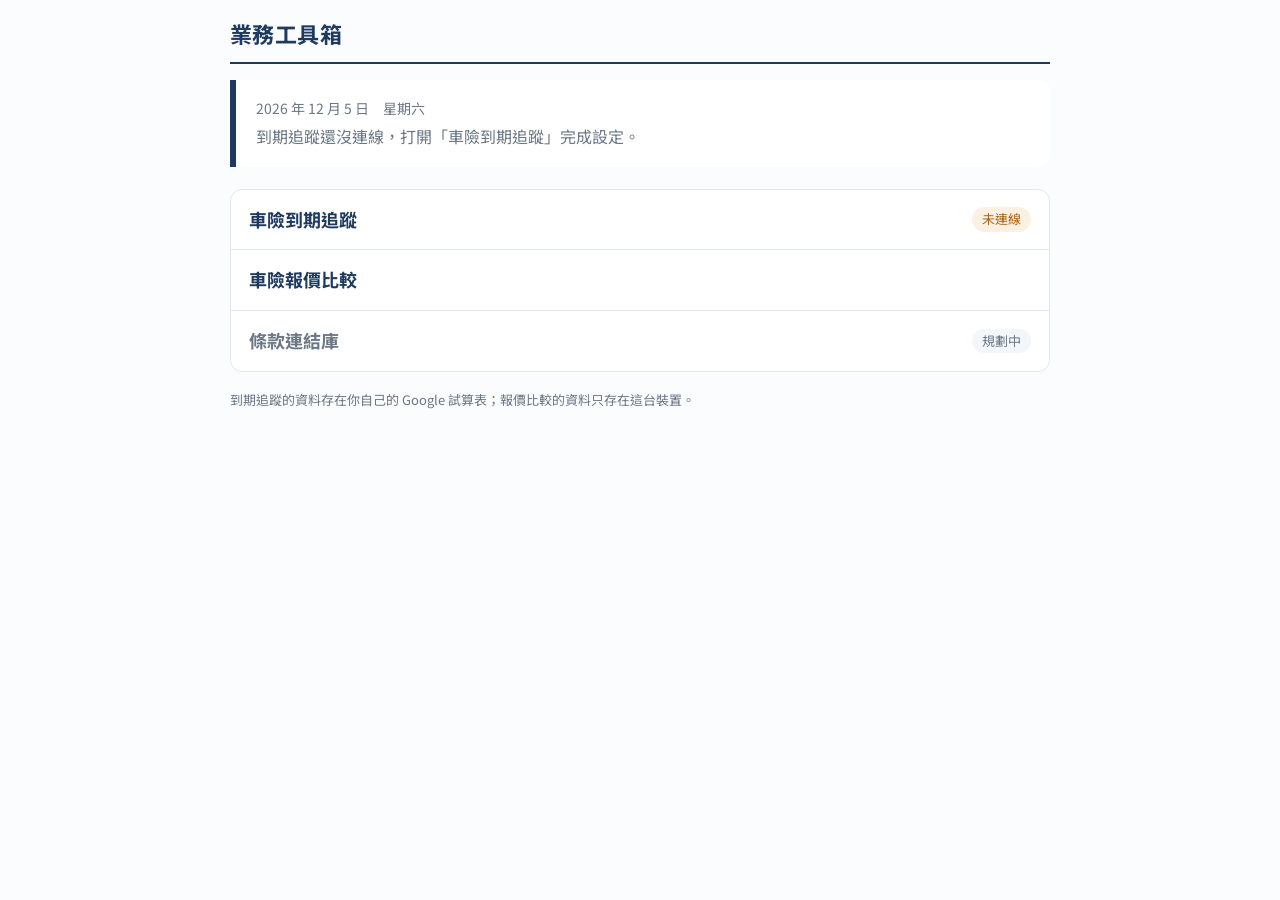
<file: index.html>
<!DOCTYPE html>
<html lang="zh-Hant">
<head>
<meta charset="UTF-8">
<meta name="viewport" content="width=device-width, initial-scale=1, viewport-fit=cover">
<title>業務工具箱</title>
<link rel="preconnect" href="https://fonts.googleapis.com">
<link rel="preconnect" href="https://fonts.gstatic.com" crossorigin>
<link href="https://fonts.googleapis.com/css2?family=Noto+Sans+TC:wght@400;500;700&display=swap" rel="stylesheet">
<link rel="stylesheet" href="common.css">
<style>
.today{margin:8px 0 22px;padding:18px 20px;border-left:6px solid var(--ink);background:var(--panel);border-radius:0 12px 12px 0}
.today .date{color:var(--muted);font-size:14px}
.today .line{font-size:20px;font-weight:700;color:var(--ink);margin-top:4px}
.today .line.quiet{font-size:16px;font-weight:400;color:var(--muted)}
.tools{display:flex;flex-direction:column;border:1px solid var(--line);border-radius:12px;background:var(--panel);overflow:hidden}
.tool{display:grid;grid-template-columns:1fr auto;gap:12px;align-items:center;padding:16px 18px;border-bottom:1px solid var(--line);text-decoration:none;color:inherit}
.tool:last-child{border-bottom:0}
a.tool:hover{background:var(--sticky)}
.tool h2{margin:0;font-size:18px;color:var(--ink)}
.tool .st{font-size:14px;text-align:right}
.tool.off h2{color:var(--muted)}
.foot{margin-top:18px;font-size:13px;color:var(--muted)}
</style>
</head>
<body>
<div class="wrap narrow">
  <header class="top">
    <h1>業務工具箱</h1>
  </header>

  <div class="today" id="today">
    <div class="date" id="dateLine"></div>
    <div class="line quiet" id="todayLine">讀取到期資料中…</div>
  </div>

  <nav class="tools" id="tools" aria-label="工具列表"></nav>

  <p class="foot">到期追蹤的資料存在你自己的 Google 試算表；報價比較的資料只存在這台裝置。</p>
</div>

<script src="common.js"></script>
<script>
/* 工具清單：新增工具時，在這裡加一筆即可 */
const TOOLS = [
  {id:'tracker', name:'車險到期追蹤', href:'tracker.html'},
  {id:'compare', name:'車險報價比較', href:'compare.html'},
  {id:'clauses', name:'條款連結庫', href:null, note:'規劃中'}
];

const esc = TB.esc;
const wk = '日一二三四五六';
const now = new Date();
document.getElementById('dateLine').textContent = `${now.getFullYear()} 年 ${now.getMonth()+1} 月 ${now.getDate()} 日　星期${wk[now.getDay()]}`;

function renderTools(status){
  document.getElementById('tools').innerHTML = TOOLS.map(t => {
    const st = t.href ? (status[t.id] || '') : `<span class="pill m">${esc(t.note||'')}</span>`;
    return t.href
      ? `<a class="tool" href="${esc(t.href)}"><h2>${esc(t.name)}</h2><div class="st">${st}</div></a>`
      : `<div class="tool off" aria-disabled="true"><h2>${esc(t.name)}</h2><div class="st">${st}</div></div>`;
  }).join('');
}

async function loadToday(){
  const line = document.getElementById('todayLine');
  const status = {};
  if(!TB.getCfg()){
    line.textContent = '到期追蹤還沒連線，打開「車險到期追蹤」完成設定。';
    status.tracker = '<span class="pill w">未連線</span>';
    renderTools(status); return;
  }
  renderTools(status);
  try{
    const d = await TB.api('list');
    const days = d.settings.remindDays, max = Math.max(...days), min = Math.min(...days);
    const closed = ['已見面／已續保','未見面／未續保'];
    let open = 0, urgent = 0;
    d.clients.forEach(c => c.vehicles.forEach(v => {
      if(closed.includes(v.status)) return;
      const ds = [v.comp, v.vol].map(TB.daysUntil).filter(x => x != null && x <= max);
      if(!ds.length) return;
      open++; if(Math.min(...ds) <= min) urgent++;
    }));
    const prep = d.clients.filter(c => c.prep !== '已記錄').length;
    if(!open && !prep){ line.textContent = '目前沒有需要處理的到期車輛。'; }
    else {
      line.className = 'line';
      line.textContent = [open ? `${open} 台車在提醒期內` + (urgent ? `，其中 ${urgent} 台在 ${min} 天內` : '') : '', prep ? `${prep} 位客戶前置作業中` : ''].filter(Boolean).join('；');
    }
    status.tracker = urgent ? `<span class="pill n">${urgent} 台緊急</span>` : open ? `<span class="pill w">${open} 台待處理</span>` : '<span class="pill y">無待處理</span>';
  }catch(e){
    line.textContent = e.message;
    status.tracker = '<span class="pill n">連線失敗</span>';
  }
  renderTools(status);
}
loadToday();
</script>
</body>
</html>
</file>
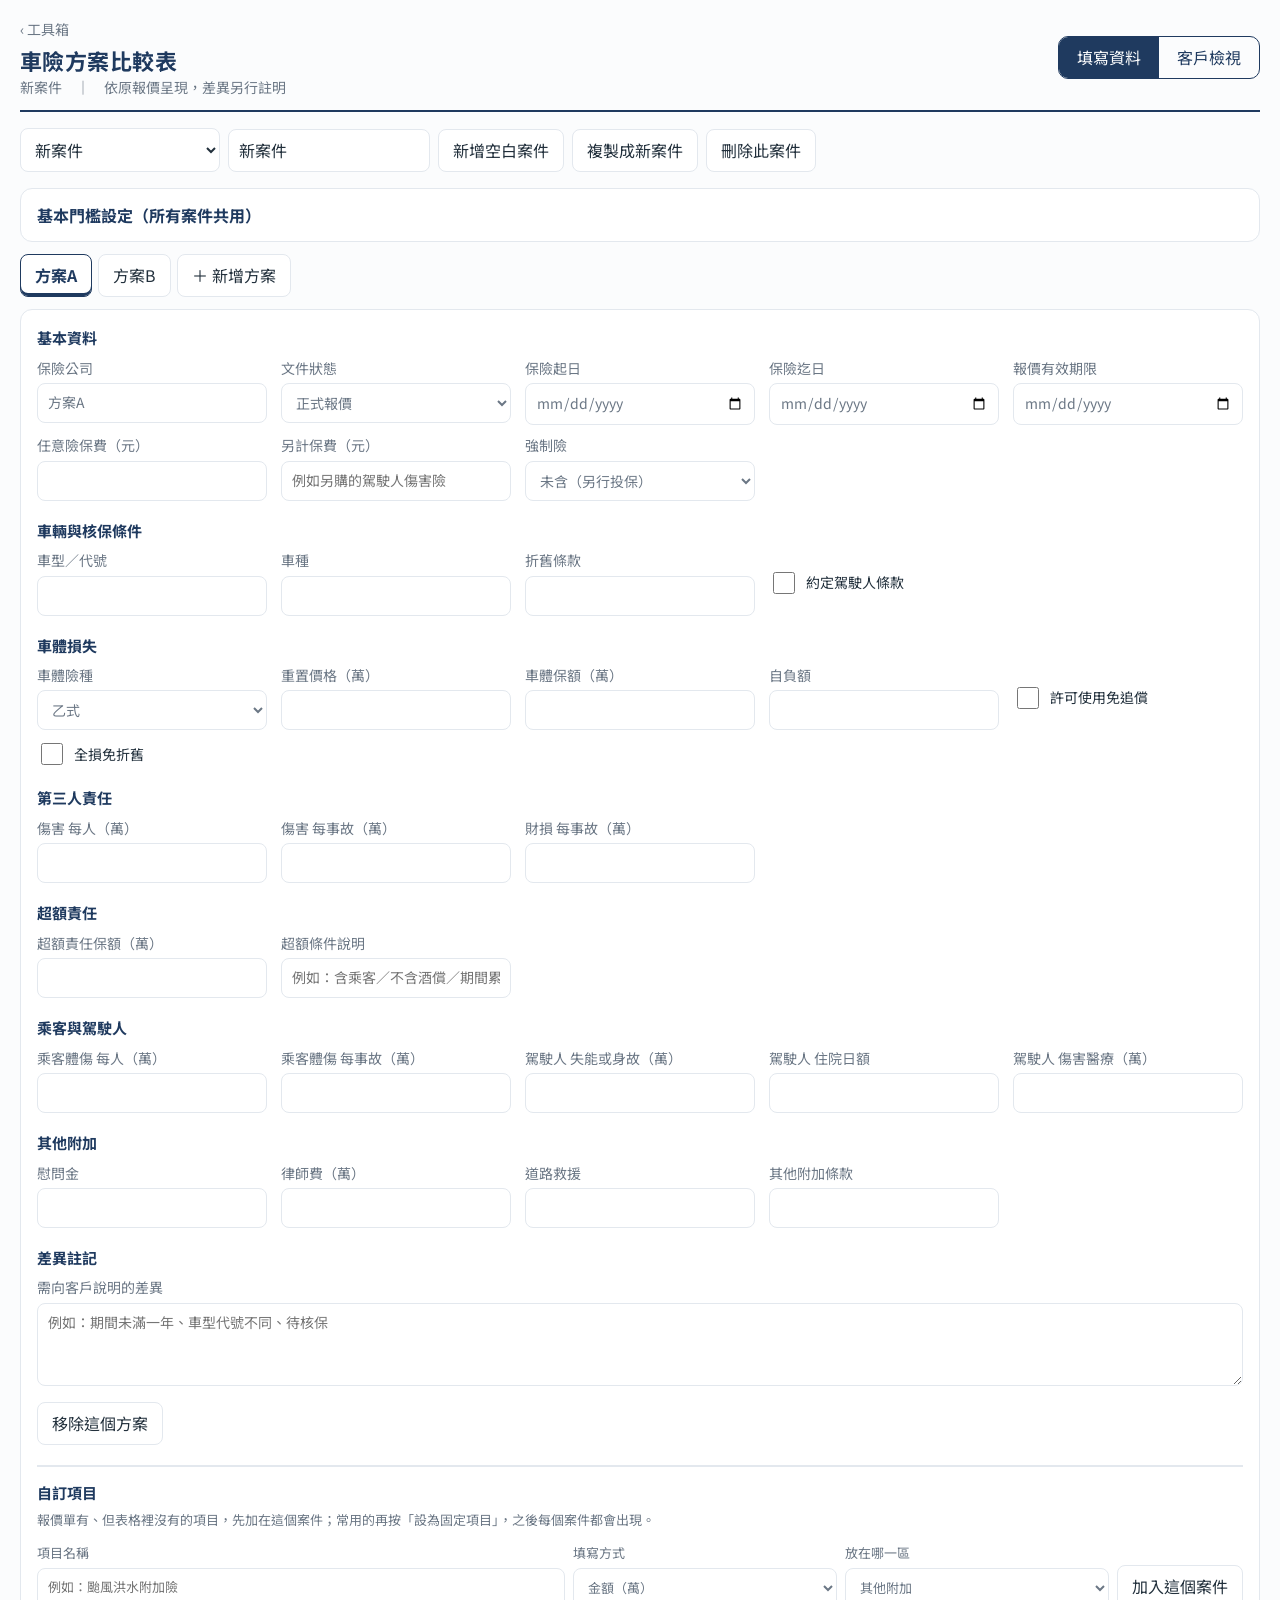
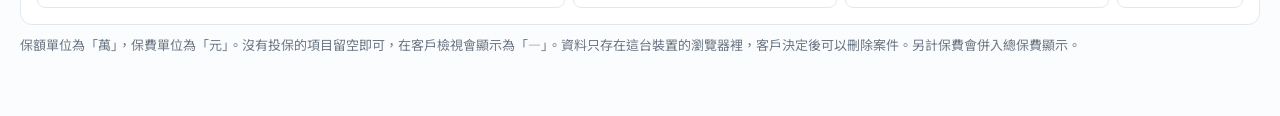
<file: compare.html>
<!DOCTYPE html>
<html lang="zh-Hant">
<head>
<meta charset="UTF-8">
<meta name="viewport" content="width=device-width, initial-scale=1, viewport-fit=cover">
<title>車險方案比較表</title>
<link rel="preconnect" href="https://fonts.googleapis.com">
<link rel="preconnect" href="https://fonts.gstatic.com" crossorigin>
<link href="https://fonts.googleapis.com/css2?family=Noto+Sans+TC:wght@400;500;700&display=swap" rel="stylesheet">
<link rel="stylesheet" href="common.css">
<style>
.caseRow{display:flex;flex-wrap:wrap;gap:8px;align-items:center;margin-bottom:16px}
.caseRow select{width:auto;min-width:200px}
.caseRow input{width:auto;min-width:200px}
/* edit */
.tabs{display:flex;gap:6px;flex-wrap:wrap;margin-bottom:12px}
.tabs button[aria-pressed="true"]{border-color:var(--ink);color:var(--ink);font-weight:700;box-shadow:inset 0 -3px 0 var(--ink)}
.form{background:var(--panel);border:1px solid var(--line);border-radius:12px;padding:16px}
.form h3{margin:18px 0 8px;font-size:15px;color:var(--ink)}
.form h3:first-child{margin-top:0}
.grid{display:grid;grid-template-columns:repeat(auto-fill,minmax(220px,1fr));gap:10px 14px}
.grid label{display:flex;flex-direction:column;gap:4px;font-size:14px;color:var(--muted)}
.grid label.chk{flex-direction:row;align-items:center;gap:8px;color:var(--text)}
.grid label.chk input{width:22px;min-height:22px;height:22px}
.grid .full{grid-column:1/-1}
.hint{font-size:13px;color:var(--muted);margin-top:10px}
.custom{margin-top:20px;border-top:2px solid var(--line);padding-top:14px}
.custom h3{margin:0 0 6px}
.cf-list{display:flex;flex-direction:column;gap:6px;margin:8px 0 12px}
.cf-item{display:flex;flex-wrap:wrap;gap:8px;align-items:center;justify-content:space-between;border:1px solid var(--line);border-radius:10px;padding:6px 10px;font-size:14px}
.cf-item .bar button{min-height:34px;padding:4px 10px;font-size:13px}
.cf-add{display:grid;grid-template-columns:2fr 1fr 1fr auto;gap:8px;align-items:end}
.cf-add label{display:flex;flex-direction:column;gap:4px;font-size:13px;color:var(--muted)}
.tag{font-size:12px;color:var(--muted);font-weight:400}
@media (max-width:640px){.cf-add{grid-template-columns:1fr 1fr}}
/* compare */
.gate{display:grid;gap:10px;grid-template-columns:repeat(auto-fit,minmax(200px,1fr));margin-bottom:18px}
.gcard{background:var(--panel);border:1px solid var(--line);border-top:5px solid var(--line);border-radius:10px;padding:12px 14px}
.gcard.ok{border-top-color:var(--pass)}
.gcard.no{border-top-color:var(--fail)}
.gname{font-weight:700;font-size:17px;color:var(--ink)}
.gdoc{font-size:13px;color:var(--muted)}
.gprice{font-size:28px;font-weight:700;margin:6px 0 2px}
.gprice small{font-size:14px;font-weight:400;color:var(--muted)}
.gdiff{font-size:14px;color:var(--muted);min-height:1.5em}
.checks{display:flex;flex-wrap:wrap;gap:6px;margin-top:8px}
.tableWrap{overflow-x:auto;border:1px solid var(--line);border-radius:12px;background:var(--panel)}
table{border-collapse:collapse;width:100%;min-width:640px}
th,td{padding:10px 12px;border-bottom:1px solid var(--line);text-align:right;vertical-align:top;font-size:15px}
th:first-child,td:first-child{text-align:left;position:sticky;left:0;background:var(--sticky);min-width:150px;z-index:1}
thead th{background:var(--ink);color:var(--paper);font-weight:500;position:sticky;top:0}
thead th:first-child{background:var(--ink);z-index:2}
tr.sec td{background:var(--sticky);color:var(--ink);font-weight:700;text-align:left;font-size:14px}
tr.sec td:first-child{background:var(--sticky)}
td.mk-k{background:var(--mk-k);font-weight:700}
td.mk-w{background:var(--mk-w);font-weight:700}
tbody td{cursor:pointer}
tr.sec td{cursor:default}
td.lbl-k{box-shadow:inset 4px 0 0 var(--ink)}
td.lbl-w{box-shadow:inset 4px 0 0 var(--warn)}
details.th{background:var(--panel);border:1px solid var(--line);border-radius:12px;padding:10px 16px;margin-bottom:12px}
details.th summary{cursor:pointer;color:var(--ink);font-weight:700;min-height:32px;display:flex;align-items:center}
.sw.w{background:var(--mk-w)}
td.none{color:var(--muted)}
td.txt{text-align:left;font-size:14px}
.legend{display:flex;flex-wrap:wrap;gap:14px;font-size:13px;color:var(--muted);margin:10px 2px 0}
.sw{display:inline-block;width:14px;height:14px;border-radius:3px;vertical-align:-2px;margin-right:4px;background:var(--hi);border:1px solid var(--line)}
.opts{display:flex;align-items:center;gap:8px;font-size:14px;color:var(--muted);margin:0 0 10px}
.opts input{width:20px;min-height:20px;height:20px}
</style>
</head>
<body>
<div class="wrap">
  <header class="top">
    <div>
      <a class="back" href="index.html">‹ 工具箱</a>
      <h1>車險方案比較表</h1>
      <div class="sub" id="caseSub">依原報價呈現，差異另行註明</div>
    </div>
    <div class="seg" role="group" aria-label="模式">
      <button id="mEdit" aria-pressed="true">填寫資料</button>
      <button id="mShow" aria-pressed="false">客戶檢視</button>
    </div>
  </header>

  <div class="caseRow" id="caseRow">
    <select id="caseSel" aria-label="選擇案件"></select>
    <input id="caseName" placeholder="案件名稱，例如：王先生 Kuga 續保" aria-label="案件名稱">
    <button id="newCase">新增空白案件</button>
    <button id="dupCase">複製成新案件</button>
    <button id="delCase">刪除此案件</button>
  </div>

  <section id="editView">
    <details class="th" id="thBox"><summary>基本門檻設定（所有案件共用）</summary><div class="grid" id="thGrid" style="margin:8px 0 6px"></div></details>
    <div class="tabs" id="planTabs"></div>
    <div class="form" id="planForm"></div>
    <p class="hint">保額單位為「萬」，保費單位為「元」。沒有投保的項目留空即可，在客戶檢視會顯示為「—」。資料只存在這台裝置的瀏覽器裡，客戶決定後可以刪除案件。另計保費會併入總保費顯示。</p>
  </section>

  <section id="showView" hidden>
    <div class="gate" id="gate"></div>
    <div class="opts" style="justify-content:space-between;flex-wrap:wrap">
      <label style="display:flex;align-items:center;gap:8px"><input type="checkbox" id="onlyDiff"> 只顯示各方案有差異的項目</label>
      <button id="clearMarks">清除所有標記</button>
    </div>
    <div class="tableWrap"><table id="cmp"></table></div>
    <div class="legend">
      <span><span class="sw"></span>重點</span>
      <span><span class="sw w"></span>留意</span>
      <span>點格子切換標記，點左側項目名稱標記整列</span>
    </div>
  </section>
</div>
<div class="toast" id="toast" role="status"></div>

<script>
const MAX_PLANS = 5;
const FIELDS = [
  {sec:'基本資料'},
  {k:'company',l:'保險公司',t:'text'},
  {k:'docType',l:'文件狀態',t:'select',o:['正式報價','要保書（待核保）','試算']},
  {k:'start',l:'保險起日',t:'date'},
  {k:'end',l:'保險迄日',t:'date'},
  {k:'quoteValid',l:'報價有效期限',t:'date'},
  {k:'premium',l:'任意險保費（元）',t:'num',unit:'元'},
  {k:'premiumOther',l:'另計保費（元）',t:'num',unit:'元',ph:'例如另購的駕駛人傷害險'},
  {k:'compulsory',l:'強制險',t:'select',o:['未含（另行投保）','已含','未註明']},
  {sec:'車輛與核保條件'},
  {k:'carCode',l:'車型／代號',t:'text'},
  {k:'vehicleClass',l:'車種',t:'text'},
  {k:'depreciation',l:'折舊條款',t:'text'},
  {k:'designatedDriver',l:'約定駕駛人條款',t:'bool'},
  {sec:'車體損失'},
  {k:'bodyType',l:'車體險種',t:'select',o:['乙式','甲式','丙式','未投保']},
  {k:'replaceVal',l:'重置價格（萬）',t:'num',unit:'萬'},
  {k:'bodySum',l:'車體保額（萬）',t:'num',unit:'萬'},
  {k:'deductible',l:'自負額',t:'text'},
  {k:'permitUse',l:'許可使用免追償',t:'bool'},
  {k:'noDep',l:'全損免折舊',t:'bool'},
  {sec:'第三人責任'},
  {k:'tpPerson',l:'傷害 每人（萬）',t:'num',unit:'萬'},
  {k:'tpAccident',l:'傷害 每事故（萬）',t:'num',unit:'萬'},
  {k:'tpProperty',l:'財損 每事故（萬）',t:'num',unit:'萬'},
  {sec:'超額責任'},
  {k:'excess',l:'超額責任保額（萬）',t:'num',unit:'萬'},
  {k:'excessNote',l:'超額條件說明',t:'text',ph:'例如：含乘客／不含酒償／期間累計'},
  {sec:'乘客與駕駛人'},
  {k:'passPerson',l:'乘客體傷 每人（萬）',t:'num',unit:'萬'},
  {k:'passAccident',l:'乘客體傷 每事故（萬）',t:'num',unit:'萬'},
  {k:'driverDisab',l:'駕駛人 失能或身故（萬）',t:'num',unit:'萬'},
  {k:'driverDaily',l:'駕駛人 住院日額',t:'text'},
  {k:'driverMed',l:'駕駛人 傷害醫療（萬）',t:'num',unit:'萬'},
  {sec:'其他附加'},
  {k:'comfort',l:'慰問金',t:'text'},
  {k:'lawyer',l:'律師費（萬）',t:'num',unit:'萬'},
  {k:'roadside',l:'道路救援',t:'text'},
  {k:'otherAdd',l:'其他附加條款',t:'text'},
  {sec:'差異註記'},
  {k:'notes',l:'需向客戶說明的差異',t:'area',ph:'例如：期間未滿一年、車型代號不同、待核保'}
];
const TH_DEF={tpPerson:300,tpProperty:50,excess:1000};
const SECS=FIELDS.filter(f=>f.sec).map(f=>f.sec).filter(s=>s!=='差異註記');
const UNITS={'萬':'萬','元':'元','text':'文字'};
// 自訂項目：store.fields 是固定項目（所有案件都有），case.extra 是只屬於這個案件的項目
function cfDef(c,scope){return {k:'x:'+c.id,id:c.id,custom:scope,l:c.l+(c.unit==='text'?'':'（'+c.unit+'）'),t:c.unit==='text'?'text':'num',unit:c.unit==='text'?undefined:c.unit,grp:c.sec};}
function buildFields(cs){
  const extra=[...(store.fields||[]).map(c=>cfDef(c,'global')),...((cs&&cs.extra)||[]).map(c=>cfDef(c,'case'))];
  const out=[];let sec=null;
  const flushSec=s=>extra.filter(e=>(SECS.includes(e.grp)?e.grp:'其他附加')===s).forEach(e=>out.push(e));
  FIELDS.forEach(f=>{if(f.sec){if(sec)flushSec(sec);sec=f.sec;}out.push(f);});
  if(sec)flushSec(sec);
  return out;}
function getV(p,fd){return fd.custom?((p.x||{})[fd.id]??''):p[fd.k];}
function setV(p,fd,v){if(fd.custom){if(!p.x)p.x={};p.x[fd.id]=v;}else p[fd.k]=v;}

function blankPlan(i){const p={};FIELDS.forEach(f=>{if(f.k)p[f.k]=f.t==='bool'?false:(f.t==='select'?f.o[0]:'')});p.company='方案'+'ABCDE'[i];return p;}

const KEY='carCompare.v1';
let store={cases:{},current:null};
function load(){try{const s=localStorage.getItem(KEY);if(s)store=JSON.parse(s);}catch(e){}
  if(!store.cases)store.cases={};
  if(!Object.keys(store.cases).length){const id=uid();store.cases[id]={name:'新案件',marks:{},plans:[blankPlan(0),blankPlan(1)]};store.current=id;}
  if(!Array.isArray(store.fields))store.fields=[];
  if(!store.th)store.th={...TH_DEF};
  Object.values(store.cases).forEach(c=>{if(!c.marks)c.marks={};if(!Array.isArray(c.extra))c.extra=[];});
  if(!store.cases[store.current])store.current=Object.keys(store.cases)[0];
  save();}
function save(){try{localStorage.setItem(KEY,JSON.stringify(store));}catch(e){}}
function uid(){return 'c'+Date.now().toString(36)+Math.random().toString(36).slice(2,6);}
const cur=()=>store.cases[store.current];

let mode='edit', active=0;
const $=id=>document.getElementById(id);
function toast(t){const el=$('toast');el.textContent=t;el.classList.add('show');clearTimeout(toast.h);toast.h=setTimeout(()=>el.classList.remove('show'),1600);}
function esc(s){return String(s??'').replace(/[&<>"]/g,c=>({'&':'&amp;','<':'&lt;','>':'&gt;','"':'&quot;'}[c]));}

function renderTh(){
  const T=store.th;
  $('thGrid').innerHTML=[['tpPerson','第三人傷害 每人至少（萬）'],['tpProperty','財損 每事故至少（萬）'],['excess','超額責任至少（萬）']]
    .map(([k,l])=>`<label>${l}<input type="number" inputmode="decimal" data-th="${k}" value="${T[k]}"></label>`).join('')
    +'<label class="full" style="color:var(--muted)">車體險需為乙式或甲式。門檻只用來標示是否達到，不代表推薦。</label>';
  $('thGrid').querySelectorAll('[data-th]').forEach(el=>el.oninput=()=>{store.th[el.dataset.th]=el.value===''?0:Number(el.value);save();});
}

function renderCases(){
  const sel=$('caseSel');sel.innerHTML='';
  Object.entries(store.cases).forEach(([id,c])=>{const o=document.createElement('option');o.value=id;o.textContent=c.name||'未命名案件';if(id===store.current)o.selected=true;sel.appendChild(o);});
  $('caseName').value=cur().name||'';
  $('caseSub').textContent=(cur().name||'未命名案件')+'　｜　依原報價呈現，差異另行註明';
}

function renderTabs(){
  const t=$('planTabs');t.innerHTML='';
  cur().plans.forEach((p,i)=>{const b=document.createElement('button');b.textContent=p.company||('方案'+(i+1));b.setAttribute('aria-pressed',i===active);b.onclick=()=>{active=i;renderEdit();};t.appendChild(b);});
  if(cur().plans.length<MAX_PLANS){const b=document.createElement('button');b.textContent='＋ 新增方案';b.onclick=()=>{cur().plans.push(blankPlan(cur().plans.length));active=cur().plans.length-1;save();renderEdit();};t.appendChild(b);}
}

function renderEdit(){
  renderTabs();
  const p=cur().plans[active];const f=$('planForm');
  const FL=buildFields(cur());
  let h='';let open=false;
  FL.forEach(fd=>{
    if(fd.sec){if(open)h+='</div>';h+=`<h3>${fd.sec}</h3><div class="grid">`;open=true;return;}
    const v=getV(p,fd)??(fd.t==='bool'?false:'');
    if(fd.t==='bool')h+=`<label class="chk"><input type="checkbox" data-k="${fd.k}" ${v?'checked':''}>${fd.l}</label>`;
    else if(fd.t==='select')h+=`<label>${fd.l}<select data-k="${fd.k}">${fd.o.map(o=>`<option ${o===v?'selected':''}>${o}</option>`).join('')}</select></label>`;
    else if(fd.t==='area')h+=`<label class="full">${fd.l}<textarea rows="3" data-k="${fd.k}" placeholder="${fd.ph||''}">${esc(v)}</textarea></label>`;
    else h+=`<label>${esc(fd.l)}${fd.custom==='case'?' <span class="tag">本案</span>':''}<input type="${fd.t==='num'?'number':fd.t}" ${fd.t==='num'?'inputmode="decimal" step="any"':''} data-k="${fd.k}" value="${esc(v)}" placeholder="${fd.ph||''}"></label>`;
  });
  if(open)h+='</div>';
  h+=`<div style="margin-top:16px;display:flex;gap:8px;flex-wrap:wrap">${cur().plans.length>1?'<button id="rmPlan">移除這個方案</button>':''}</div>`;
  h+=customPanel();
  f.innerHTML=h;
  bindCustom();
  f.querySelectorAll('[data-k]').forEach(el=>{
    const ev=el.tagName==='SELECT'||el.type==='checkbox'?'change':'input';
    el.addEventListener(ev,()=>{const k=el.dataset.k;const fd=FL.find(x=>x.k===k);
      setV(p,fd,el.type==='checkbox'?el.checked:(fd.t==='num'?(el.value===''?'':Number(el.value)):el.value));
      save();if(k==='company')renderTabs();});
  });
  const rm=$('rmPlan');if(rm)rm.onclick=()=>{if(!confirm('確定移除「'+(p.company||'此方案')+'」？'))return;cur().plans.splice(active,1);
    Object.keys(cur().marks).forEach(k=>{if(k.startsWith('c:'))delete cur().marks[k];});
    active=Math.max(0,active-1);save();renderEdit();};
}

function customPanel(){
  const row=(c,scope)=>`<div class="cf-item"><span>${esc(c.l)} <span class="tag">${UNITS[c.unit]}．${esc(c.sec)}</span></span><div class="bar">
    ${scope==='case'?`<button data-cf-up="${c.id}">設為固定項目</button><button data-cf-rm="${c.id}">刪除</button>`:`<button data-cf-rmg="${c.id}">取消固定</button>`}</div></div>`;
  const ex=cur().extra||[],gl=store.fields||[];
  return `<div class="custom"><h3>自訂項目</h3>
    <p class="hint" style="margin-top:0">報價單有、但表格裡沒有的項目，先加在這個案件；常用的再按「設為固定項目」，之後每個案件都會出現。</p>
    ${ex.length?'<div class="sub">只在這個案件</div><div class="cf-list">'+ex.map(c=>row(c,'case')).join('')+'</div>':''}
    ${gl.length?'<div class="sub">固定項目（所有案件）</div><div class="cf-list">'+gl.map(c=>row(c,'global')).join('')+'</div>':''}
    <div class="cf-add">
      <label>項目名稱<input id="cfName" placeholder="例如：颱風洪水附加險"></label>
      <label>填寫方式<select id="cfUnit"><option value="萬">金額（萬）</option><option value="元">金額（元）</option><option value="text">文字</option></select></label>
      <label>放在哪一區<select id="cfSec">${SECS.map(s=>`<option ${s==='其他附加'?'selected':''}>${s}</option>`).join('')}</select></label>
      <button id="cfAdd">加入這個案件</button>
    </div></div>`;}
function bindCustom(){
  const f=$('planForm');
  const add=$('cfAdd');if(add)add.onclick=()=>{const l=$('cfName').value.trim();if(!l){toast('請輸入項目名稱');return;}
    const all=[...store.fields,...cur().extra];if(all.some(c=>c.l===l)){toast('已經有同名的項目');return;}
    cur().extra.push({id:'f'+Date.now().toString(36),l,unit:$('cfUnit').value,sec:$('cfSec').value});save();renderEdit();toast('已加入「'+l+'」');};
  f.querySelectorAll('[data-cf-up]').forEach(b=>b.onclick=()=>{const i=cur().extra.findIndex(c=>c.id===b.dataset.cfUp);const c=cur().extra.splice(i,1)[0];
    store.fields.push(c);save();renderEdit();toast('「'+c.l+'」已設為固定項目');});
  f.querySelectorAll('[data-cf-rm]').forEach(b=>b.onclick=()=>{const c=cur().extra.find(x=>x.id===b.dataset.cfRm);
    if(!confirm('刪除「'+c.l+'」和各方案填的內容？'))return;cur().extra=cur().extra.filter(x=>x!==c);
    cur().plans.forEach(p=>{if(p.x)delete p.x[c.id];});Object.keys(cur().marks).forEach(k=>{if(k.includes('x:'+c.id))delete cur().marks[k];});save();renderEdit();});
  f.querySelectorAll('[data-cf-rmg]').forEach(b=>b.onclick=()=>{const c=store.fields.find(x=>x.id===b.dataset.cfRmg);
    if(!confirm('「'+c.l+'」不再是固定項目，會移回這個案件；其他案件不再顯示這一項。'))return;
    store.fields=store.fields.filter(x=>x!==c);cur().extra.push(c);save();renderEdit();});
}

function days(p){if(!p.start||!p.end)return null;const d=(new Date(p.end)-new Date(p.start))/864e5;return d>0?Math.round(d):null;}
function num(v){return v===''||v==null||isNaN(v)?null:Number(v);}
function total(p){const a=num(p.premium),b=num(p.premiumOther);if(a==null&&b==null)return null;return (a||0)+(b||0);}
function today(){const d=new Date();return d.getFullYear()+'-'+String(d.getMonth()+1).padStart(2,'0')+'-'+String(d.getDate()).padStart(2,'0');}
function gate(p){const T=store.th;
  return [
    {l:'車體乙式以上',ok:p.bodyType==='甲式'||p.bodyType==='乙式'},
    {l:`第三人每人 ≥${T.tpPerson}萬`,ok:(num(p.tpPerson)||0)>=T.tpPerson&&num(p.tpPerson)>0},
    {l:`財損 ≥${T.tpProperty}萬`,ok:(num(p.tpProperty)||0)>=T.tpProperty&&num(p.tpProperty)>0},
    {l:`超額 ≥${T.excess}萬`,ok:(num(p.excess)||0)>=T.excess&&num(p.excess)>0}
  ];}
function fmt(v,unit){if(unit==='元')return v.toLocaleString('zh-TW')+' 元';return (Number.isInteger(v)?v.toLocaleString('zh-TW'):v)+' 萬';}

function renderShow(){
  const plans=cur().plans, M=cur().marks, td0=today();
  const tots=plans.map(total).filter(v=>v!=null);const minP=tots.length?Math.min(...tots):null;
  $('gate').innerHTML=plans.map(p=>{
    const g=gate(p);const all=g.every(x=>x.ok);const d=days(p);const pr=total(p);
    const diff=pr!=null&&minP!=null?(pr===minP?'目前報價最低':'比最低多 '+(pr-minP).toLocaleString('zh-TW')+' 元'):'';
    const extra=[];
    if(p.quoteValid){if(p.quoteValid<td0)extra.push('<span class="pill w">報價已過期</span>');else if(p.quoteValid===td0)extra.push('<span class="pill w">報價今天到期</span>');}
    if(d&&(d<364||d>366))extra.push(`<span class="pill w">期間 ${d} 天</span>`);
    if(p.docType!=='正式報價')extra.push(`<span class="pill w">${esc(p.docType)}</span>`);
    return `<div class="gcard ${all?'ok':'no'}">
      <div class="gname">${esc(p.company||'未命名')}</div>
      <div class="gdoc">${esc(p.start||'—')} 至 ${esc(p.end||'—')}${d?`（${d} 天）`:''}</div>
      <div class="gprice">${pr!=null?pr.toLocaleString('zh-TW'):'—'} <small>元${num(p.premiumOther)?'（含另計 '+num(p.premiumOther).toLocaleString('zh-TW')+'）':''}</small></div>
      <div class="gdiff">${diff}</div>
      <div class="checks">${g.map(x=>`<span class="pill ${x.ok?'y':'n'}">${x.ok?'✓':'✗'} ${x.l}</span>`).join('')}${extra.join('')}</div>
    </div>`;}).join('');

  const only=$('onlyDiff').checked;
  let h='<thead><tr><th>項目</th>'+plans.map(p=>`<th>${esc(p.company||'')}</th>`).join('')+'</tr></thead><tbody>';
  let secBuf='',rowsInSec=0;
  const flush=()=>{if(rowsInSec)h+=secBuf;secBuf='';rowsInSec=0;};
  const addRow=(key,label,cells,same)=>{
    if(only&&same&&!M['r:'+key])return;
    const rm=M['r:'+key];
    let row=`<tr><td data-m="r:${key}" class="${rm?'lbl-'+rm:''}">${label}</td>`;
    cells.forEach((c,i)=>{const mk=M['c:'+key+':'+i]||rm;row+=`<td data-m="c:${key}:${i}" class="${c.cls} ${mk?'mk-'+mk:''}">${c.html}</td>`;});
    secBuf+=row+'</tr>';rowsInSec++;};
  buildFields(cur()).forEach(fd=>{
    if(fd.sec){flush();secBuf=`<tr class="sec"><td colspan="${plans.length+1}">${fd.sec}</td></tr>`;return;}
    if(fd.k==='company')return;
    if(fd.k==='start'){
      const c=plans.map(p=>{const d=days(p);return {cls:'txt',html:p.start?`${esc(p.start)}<br>至 ${esc(p.end)}${d?`（${d} 天）`:''}`:'—'};});
      addRow('period','保險期間',c,plans.every(p=>p.start===plans[0].start&&p.end===plans[0].end));return;}
    if(fd.k==='end')return;
    const vals=plans.map(p=>getV(p,fd));
    const norm=vals.map(v=>fd.t==='num'?num(v):(fd.t==='bool'?!!v:String(v||'').trim()));
    const same=norm.every(v=>JSON.stringify(v)===JSON.stringify(norm[0]));
    const cells=norm.map(v=>{
      if(fd.t==='num')return v==null?{cls:'none',html:'—'}:{cls:'',html:fmt(v,fd.unit)};
      if(fd.t==='bool')return v?{cls:'',html:'有'}:{cls:'none',html:'—'};
      return v?{cls:(fd.t==='area'||String(v).length>8)?'txt':'',html:esc(v)}:{cls:'none',html:'—'};});
    addRow(fd.k,esc(fd.l.replace(/（[萬元]）/,'')),cells,same);
    if(fd.k==='premiumOther'){
      const tv=plans.map(total);
      addRow('total','總保費',tv.map(v=>v==null?{cls:'none',html:'—'}:{cls:'',html:'<b>'+fmt(v,'元')+'</b>'}),tv.every(v=>v===tv[0]));}
  });
  flush();
  $('cmp').innerHTML=h+'</tbody>';
}

const CYC={undefined:'k',k:'w',w:undefined};
$('cmp').addEventListener('click',e=>{const td=e.target.closest('td[data-m]');if(!td)return;
  const k=td.dataset.m;const n=CYC[cur().marks[k]];if(n)cur().marks[k]=n;else delete cur().marks[k];save();renderShow();});
$('clearMarks').onclick=()=>{if(!Object.keys(cur().marks).length)return;if(!confirm('清除這個案件的所有標記？'))return;cur().marks={};save();renderShow();toast('已清除標記');};

function setMode(m){mode=m;$('mEdit').setAttribute('aria-pressed',m==='edit');$('mShow').setAttribute('aria-pressed',m==='show');
  $('editView').hidden=m!=='edit';$('showView').hidden=m!=='show';$('caseRow').hidden=m!=='edit';
  if(m==='show')renderShow();else renderEdit();}

$('mEdit').onclick=()=>setMode('edit');
$('mShow').onclick=()=>setMode('show');
$('onlyDiff').onchange=renderShow;
$('caseSel').onchange=e=>{store.current=e.target.value;active=0;save();renderCases();renderEdit();};
$('caseName').oninput=e=>{cur().name=e.target.value;save();const o=$('caseSel').selectedOptions[0];if(o)o.textContent=e.target.value||'未命名案件';$('caseSub').textContent=(e.target.value||'未命名案件')+'　｜　依原報價呈現，差異另行註明';};
$('newCase').onclick=()=>{const id=uid();store.cases[id]={name:'新案件',marks:{},extra:[],plans:[blankPlan(0),blankPlan(1)]};store.current=id;active=0;save();renderCases();renderEdit();toast('已新增空白案件');};
$('dupCase').onclick=()=>{const id=uid();const c=JSON.parse(JSON.stringify(cur()));c.name=(c.name||'案件')+'（複製）';store.cases[id]=c;store.current=id;active=0;save();renderCases();renderEdit();toast('已複製成新案件');};
$('delCase').onclick=()=>{if(Object.keys(store.cases).length<=1){toast('至少需保留一個案件');return;}if(!confirm('確定刪除「'+(cur().name||'此案件')+'」？'))return;delete store.cases[store.current];store.current=Object.keys(store.cases)[0];active=0;save();renderCases();renderEdit();toast('已刪除案件');};

load();renderTh();renderCases();setMode('edit');
</script>
</body>
</html>
</file>
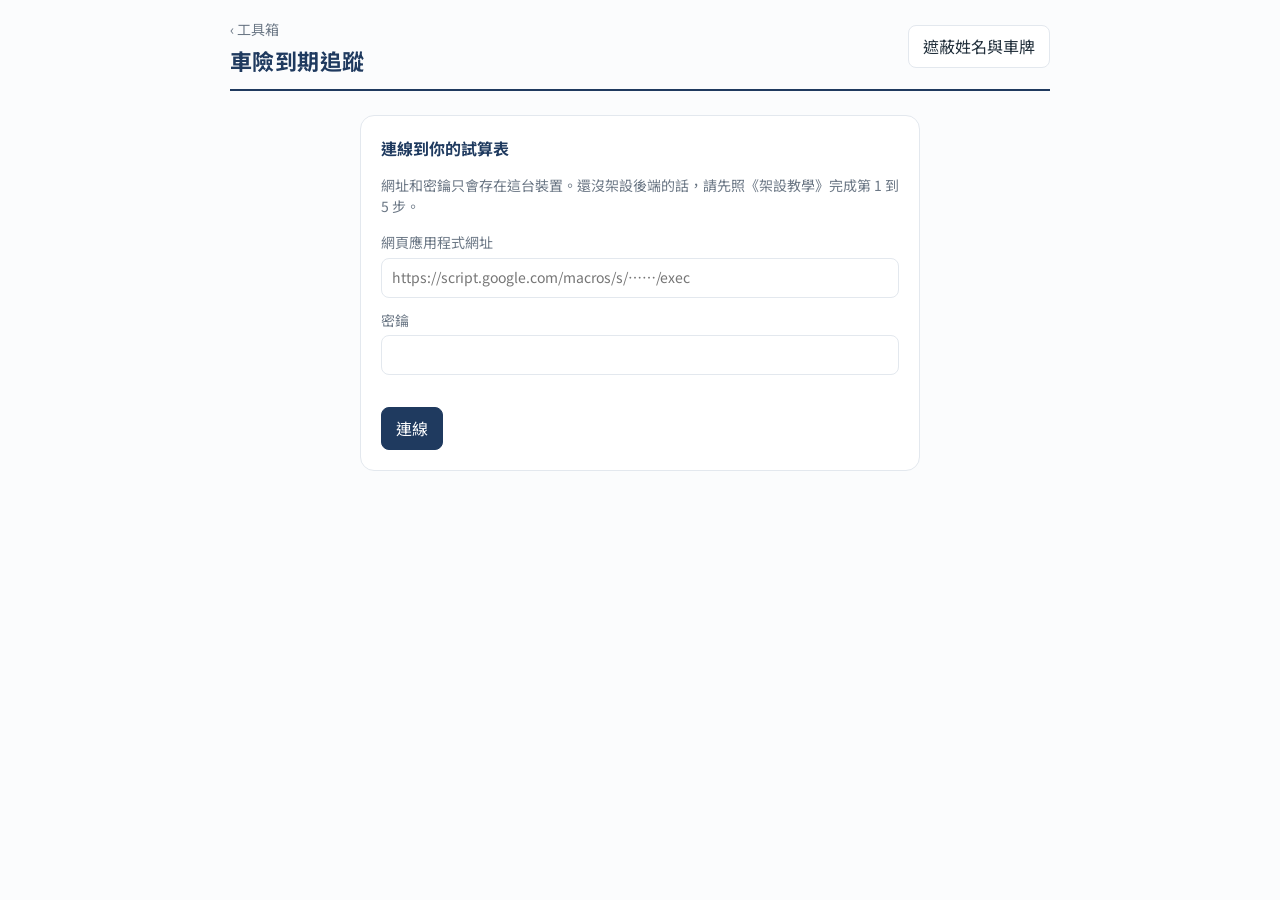
<file: tracker.html>
<!DOCTYPE html>
<html lang="zh-Hant">
<head>
<meta charset="UTF-8">
<meta name="viewport" content="width=device-width, initial-scale=1, viewport-fit=cover">
<title>車險到期追蹤</title>
<link rel="preconnect" href="https://fonts.googleapis.com">
<link rel="preconnect" href="https://fonts.gstatic.com" crossorigin>
<link href="https://fonts.googleapis.com/css2?family=Noto+Sans+TC:wght@400;500;700&display=swap" rel="stylesheet">
<link rel="stylesheet" href="common.css">
<style>
.views{display:flex;flex-wrap:wrap;gap:12px;align-items:center;justify-content:space-between;margin-bottom:14px}
.summary{color:var(--muted);font-size:14px;display:flex;gap:16px;flex-wrap:wrap}
.summary b{color:var(--text);font-size:18px;margin-right:2px}
h2{font-size:16px;color:var(--ink);margin:22px 0 8px;display:flex;gap:8px;align-items:baseline}
h2 small{font-weight:400;color:var(--muted);font-size:13px}
.list{display:flex;flex-direction:column;border:1px solid var(--line);border-radius:12px;background:var(--panel);overflow:hidden}
.row{display:grid;grid-template-columns:76px 1fr minmax(180px,240px);gap:12px;padding:12px 14px;border-bottom:1px solid var(--line);align-items:center}
.row:last-child{border-bottom:0}
.due{text-align:center;border-radius:10px;padding:6px 0;background:var(--sticky)}
.due b{display:block;font-size:24px;line-height:1.1}
.due span{font-size:12px;color:var(--muted)}
.lv-u .due{background:var(--fail-bg)} .lv-u .due b{color:var(--fail)}
.lv-w .due{background:var(--warn-bg)} .lv-w .due b{color:var(--warn)}
.lv-o .due b{color:var(--pass)}
.nm{font-weight:700;font-size:16px}
.nm button{border:0;background:none;padding:0;min-height:0;font-weight:700;color:var(--text);text-align:left;cursor:pointer;text-decoration:underline;text-decoration-color:var(--line);text-underline-offset:3px}
.meta{font-size:14px;color:var(--muted)}
.dates{font-size:14px;margin-top:2px;display:flex;flex-wrap:wrap;gap:4px 12px}
.act{display:flex;flex-direction:column;gap:6px}
.act select,.act input{min-height:36px;padding:6px 8px;font-size:14px}
.prep-row{grid-template-columns:1fr minmax(180px,240px)}
.toolsRow{display:flex;gap:8px;flex-wrap:wrap;margin:12px 0}
.toolsRow input{flex:1;min-width:200px}
.chips{display:flex;gap:6px;flex-wrap:wrap}
.chips button{min-height:34px;padding:4px 12px;font-size:14px;border-radius:999px}
.chips button[aria-pressed="true"]{background:var(--ink);color:var(--paper);border-color:var(--ink)}
.card{border-bottom:1px solid var(--line);padding:12px 14px}
.card:last-child{border-bottom:0}
.card-hd{display:flex;justify-content:space-between;gap:8px;align-items:center;flex-wrap:wrap}
.veh{margin-top:8px;padding-top:8px;border-top:1px dashed var(--line);font-size:14px}
.veh .cov{color:var(--muted);font-size:13px;margin-top:2px}
.empty{padding:28px 16px;text-align:center;color:var(--muted)}
.empty button{margin-top:10px}
dialog{border:0;border-radius:14px;padding:0;width:min(640px,94vw);max-height:92vh;background:var(--paper);color:var(--text)}
dialog::backdrop{background:rgba(15,25,40,.45)}
.dlg{padding:18px}
.dlg h3{margin:0 0 12px;color:var(--ink);font-size:18px}
.dlg h4{margin:18px 0 8px;font-size:15px;color:var(--ink)}
.grid{display:grid;grid-template-columns:repeat(auto-fill,minmax(180px,1fr));gap:10px 14px}
.grid label,.fld{display:flex;flex-direction:column;gap:4px;font-size:14px;color:var(--muted)}
.full{grid-column:1/-1}
.vblock{border:1px solid var(--line);border-radius:12px;padding:12px;margin-bottom:10px;background:var(--panel)}
.vblock-hd{display:flex;justify-content:space-between;align-items:center;margin-bottom:8px;font-weight:700;color:var(--ink)}
.covs{display:flex;flex-wrap:wrap;gap:6px;margin-top:8px}
.covs label{display:inline-flex;align-items:center;gap:6px;border:1px solid var(--line);border-radius:999px;padding:4px 12px;font-size:14px;cursor:pointer;color:var(--text)}
.covs input{width:16px;min-height:16px;height:16px;margin:0}
.covs label:has(input:checked){background:var(--hi);border-color:var(--ink)}
.dlg-ft{display:flex;gap:8px;justify-content:space-between;flex-wrap:wrap;margin-top:18px;position:sticky;bottom:0;background:var(--paper);padding-top:10px}
.dlg-ft .r{display:flex;gap:8px;margin-left:auto}
.hint{font-size:13px;color:var(--muted);margin:6px 0 0}
.setup{max-width:560px;margin:24px auto;background:var(--panel);border:1px solid var(--line);border-radius:14px;padding:20px}
.setup h2{margin-top:0}
.setup label{display:flex;flex-direction:column;gap:4px;font-size:14px;color:var(--muted);margin-bottom:12px}
.err{color:var(--fail);font-size:14px;min-height:1.4em}
@media (max-width:640px){
  .row{grid-template-columns:64px 1fr}
  .row .act{grid-column:1/-1}
  .prep-row{grid-template-columns:1fr}
  .due b{font-size:20px}
}
</style>
</head>
<body>
<div class="wrap narrow">
  <header class="top">
    <div>
      <a class="back" href="index.html">‹ 工具箱</a>
      <h1>車險到期追蹤</h1>
    </div>
    <div class="bar">
      <button id="privBtn" aria-pressed="false">遮蔽姓名與車牌</button>
      <button id="setBtn">設定</button>
    </div>
  </header>

  <section id="setup" class="setup" hidden>
    <h2>連線到你的試算表</h2>
    <p class="sub">網址和密鑰只會存在這台裝置。還沒架設後端的話，請先照《架設教學》完成第 1 到 5 步。</p>
    <label>網頁應用程式網址<input id="suUrl" placeholder="https://script.google.com/macros/s/……/exec" autocomplete="off"></label>
    <label>密鑰<input id="suKey" type="password" autocomplete="off"></label>
    <div class="err" id="suErr"></div>
    <button class="primary" id="suGo">連線</button>
  </section>

  <section id="app" hidden>
    <div class="views">
      <div class="seg" role="group" aria-label="檢視">
        <button data-v="todo" aria-pressed="true">待處理</button>
        <button data-v="all" aria-pressed="false">全部客戶</button>
      </div>
      <div class="bar">
        <button id="reload">重新整理</button>
        <button class="primary" id="addBtn">新增客戶</button>
      </div>
    </div>
    <div class="summary" id="summary"></div>

    <div id="vTodo"></div>

    <div id="vAll" hidden>
      <div class="toolsRow">
        <input id="q" type="search" placeholder="搜尋姓名或車牌" aria-label="搜尋姓名或車牌">
      </div>
      <div class="chips" id="chips"></div>
      <div id="allList" style="margin-top:12px"></div>
    </div>
  </section>
</div>

<dialog id="edDlg">
  <form method="dialog" class="dlg" id="edForm" novalidate>
    <h3 id="edTitle">新增客戶</h3>
    <div class="grid">
      <label>客戶姓名<input id="edName" autocomplete="off" required></label>
      <label>前置作業<select id="edPrep"><option>待聯繫</option><option>已聯繫</option><option>已記錄</option></select></label>
      <label class="full">備註<textarea id="edNote" rows="2" placeholder="例如：偏好下午聯絡、介紹人"></textarea></label>
    </div>
    <h4>車輛</h4>
    <div id="edVeh"></div>
    <button type="button" id="edAddV">＋ 新增車輛</button>
    <p class="hint">狀態為「已記錄」時，每台車至少要填一個到期日。改了到期日（進入新保期），續保狀態會自動清空、重新開始提醒。</p>
    <div class="err" id="edErr"></div>
    <div class="dlg-ft">
      <button type="button" class="danger" id="edDel">刪除客戶</button>
      <div class="r">
        <button type="button" id="edCancel">取消</button>
        <button type="button" class="primary" id="edSave">儲存</button>
      </div>
    </div>
  </form>
</dialog>

<dialog id="stDlg">
  <div class="dlg">
    <h3>設定</h3>
    <h4>提醒方式（所有裝置共用）</h4>
    <div class="grid">
      <label>提醒天數<input id="stDays" placeholder="60,30,7" inputmode="numeric"></label>
      <label>每天幾點檢查並寄信<select id="stHour"></select></label>
      <label>通知信箱<input id="stMail" type="email" placeholder="留空會寄給部署者本人"></label>
      <label class="full">任意險勾選項目（一行一項）<textarea id="stCov" rows="6"></textarea></label>
    </div>
    <p class="hint">提醒天數用逗號分隔，最多 6 個。Google 會在你選的那一個小時內執行檢查，例如選 22 點，信會在 22:00 到 23:00 之間寄出。同一台車每個階段只寄一次；漏掉的階段會在下一次檢查補寄。</p>
    <div class="bar" style="margin-top:10px">
      <button class="primary" id="stSave">儲存提醒設定</button>
      <button id="stTest">寄測試信</button>
    </div>
    <h4>這台裝置的連線</h4>
    <p class="sub" id="stConn"></p>
    <div class="bar">
      <button id="stRe">更換網址或密鑰</button>
      <button class="danger" id="stOff">中斷這台裝置的連線</button>
    </div>
    <div class="dlg-ft"><div class="r"><button id="stClose">關閉</button></div></div>
  </div>
</dialog>

<div class="toast" id="toast" role="status"></div>

<script src="common.js"></script>
<script>
const RENEW = ['', '已通知', '已報價', '已約訪', '已見面／已續保', '未見面／未續保'];
const CLOSED = ['已見面／已續保', '未見面／未續保'];
const NEEDS_REASON = '未見面／未續保';
const $ = id => document.getElementById(id);
const esc = TB.esc;

let clients = [], settings = {remindDays:[60,30,7], covOptions:[], notifyEmail:''};
let view = 'todo', chip = 'all', editing = null;

/* ---------- 計算 ---------- */
const stagesAsc = () => [...settings.remindDays].sort((a,b)=>a-b);
const maxDay = () => Math.max(...settings.remindDays);
function level(d){ const s = stagesAsc(); if(d <= s[0]) return 'u'; if(s.length > 1 && d <= s[1]) return 'w'; return 'o'; }
function vehDue(v){
  const out = [];
  [['comp','強制險'],['vol','任意險']].forEach(([k,l]) => { const d = TB.daysUntil(v[k]); if(d != null) out.push({k,l,d,date:v[k]}); });
  return out;
}
function inWindow(v){ if(CLOSED.includes(v.status)) return null; const ds = vehDue(v).filter(x => x.d <= maxDay()); return ds.length ? Math.min(...ds.map(x=>x.d)) : null; }
function dueTxt(d){ return d < 0 ? ['已過期', (-d)+' 天'] : d === 0 ? ['今天', '到期'] : [String(d), '天後']; }

/* ---------- 畫面 ---------- */
function render(){
  const todo = [];
  clients.forEach(c => c.vehicles.forEach(v => { const d = inWindow(v); if(d != null) todo.push({c, v, d}); }));
  todo.sort((a,b) => a.d - b.d);
  const prep = clients.filter(c => c.prep !== '已記錄');
  const urgent = todo.filter(x => level(x.d) === 'u').length;
  $('summary').innerHTML = `<span><b>${todo.length}</b> 台車在提醒期內</span><span><b>${urgent}</b> 台在 ${stagesAsc()[0]} 天內</span><span><b>${prep.length}</b> 位前置作業中</span><span><b>${clients.length}</b> 位客戶</span>`;
  if(view === 'todo') renderTodo(todo, prep); else renderAll();
}

function renewSelect(c, v){
  return `<select data-act="status" data-cid="${esc(c.id)}" data-vid="${esc(v.vid)}" aria-label="續保狀態">
    ${RENEW.map(s => `<option value="${esc(s)}" ${s===v.status?'selected':''}>${s || '尚未處理'}</option>`).join('')}</select>
    <input data-act="reason" data-cid="${esc(c.id)}" data-vid="${esc(v.vid)}" placeholder="未續保原因" value="${esc(v.reason)}" ${v.status===NEEDS_REASON?'':'hidden'}>`;
}

function renderTodo(todo, prep){
  let h = `<h2>提醒期內<small>${maxDay()} 天內到期、尚未結案，依到期日排序</small></h2>`;
  if(!todo.length) h += `<div class="list"><div class="empty">目前沒有需要處理的到期車輛。</div></div>`;
  else h += '<div class="list">' + todo.map(({c,v,d}) => {
    const [n, u] = dueTxt(d);
    return `<div class="row lv-${level(d)}">
      <div class="due"><b>${n}</b><span>${u}</span></div>
      <div>
        <div class="nm"><button data-edit="${esc(c.id)}">${esc(TB.name(c.name))}</button></div>
        <div class="meta">${esc(v.type)}　${esc(TB.plate(v.plate))}</div>
        <div class="dates">${vehDue(v).map(x => `<span>${x.l} ${TB.fmtDate(x.date)}</span>`).join('')}</div>
      </div>
      <div class="act">${renewSelect(c, v)}</div>
    </div>`;}).join('') + '</div>';

  h += `<h2>前置作業<small>還沒記錄完成的客戶</small></h2>`;
  if(!prep.length) h += `<div class="list"><div class="empty">沒有前置作業中的客戶。</div></div>`;
  else h += '<div class="list">' + prep.map(c => `<div class="row prep-row">
      <div>
        <div class="nm"><button data-edit="${esc(c.id)}">${esc(TB.name(c.name))}</button></div>
        <div class="meta">${c.note ? esc(c.note) : (c.vehicles.length ? c.vehicles.length + ' 台車' : '尚未填車輛')}</div>
      </div>
      <div class="act"><select data-act="prep" data-cid="${esc(c.id)}" aria-label="前置作業狀態">
        ${['待聯繫','已聯繫','已記錄'].map(s => `<option ${s===c.prep?'selected':''}>${s}</option>`).join('')}</select></div>
    </div>`).join('') + '</div>';
  $('vTodo').innerHTML = h;
}

const CHIPS = [['all','全部'],['prep','前置作業'],['open','提醒期內'],['closed','本期已結案']];
function renderAll(){
  $('chips').innerHTML = CHIPS.map(([k,l]) => `<button data-chip="${k}" aria-pressed="${k===chip}">${l}</button>`).join('');
  const q = $('q').value.trim().toLowerCase();
  let list = clients.filter(c => {
    if(q && !c.name.toLowerCase().includes(q) && !c.vehicles.some(v => v.plate.toLowerCase().includes(q))) return false;
    if(chip === 'prep') return c.prep !== '已記錄';
    if(chip === 'open') return c.vehicles.some(v => inWindow(v) != null);
    if(chip === 'closed') return c.vehicles.some(v => CLOSED.includes(v.status));
    return true;
  });
  const near = c => Math.min(...c.vehicles.map(v => Math.min(...vehDue(v).map(x=>x.d), 99999)), 99999);
  list.sort((a,b) => near(a) - near(b));
  if(!list.length){
    $('allList').innerHTML = `<div class="list"><div class="empty">${clients.length ? '沒有符合條件的客戶。' : '還沒有客戶資料。<br><button class="primary" data-add>新增第一位客戶</button>'}</div></div>`;
    return;
  }
  $('allList').innerHTML = '<div class="list">' + list.map(c => `<div class="card">
    <div class="card-hd">
      <div class="nm"><button data-edit="${esc(c.id)}">${esc(TB.name(c.name))}</button></div>
      <div class="bar">${c.prep !== '已記錄' ? `<span class="pill w">${esc(c.prep)}</span>` : ''}<button data-edit="${esc(c.id)}">編輯</button></div>
    </div>
    ${c.note ? `<div class="meta">${esc(c.note)}</div>` : ''}
    ${c.vehicles.map(v => {
      const tags = vehDue(v).map(x => { const lv = CLOSED.includes(v.status) ? 'm' : (x.d <= maxDay() ? ({u:'n',w:'w',o:'i'})[level(x.d)] : 'y');
        return `<span class="pill ${lv}">${x.l} ${TB.fmtDate(x.date)}${x.d < 0 ? '（已過期）' : x.d <= maxDay() ? '（' + x.d + ' 天）' : ''}</span>`; }).join(' ');
      return `<div class="veh"><div><b>${esc(v.type)}　${esc(TB.plate(v.plate))}</b>　${v.status ? `<span class="pill ${CLOSED.includes(v.status)?'m':'i'}">${esc(v.status)}</span>` : ''}</div>
        <div class="dates">${tags || '<span class="meta">尚未填到期日</span>'}</div>
        ${v.status === NEEDS_REASON && v.reason ? `<div class="cov">原因：${esc(v.reason)}</div>` : ''}
        ${v.coverage.length ? `<div class="cov">${v.coverage.map(esc).join('、')}</div>` : ''}</div>`;
    }).join('')}
  </div>`).join('') + '</div>';
}

/* ---------- 資料 ---------- */
async function load(silent){
  if(!silent) $('vTodo').innerHTML = '<div class="empty">載入中…</div>';
  try{
    const d = await TB.api('list');
    clients = d.clients; settings = d.settings;
    render();
  }catch(e){
    $('vTodo').innerHTML = `<div class="list"><div class="empty">${esc(e.message)}<br><button id="retry">再試一次</button></div></div>`;
    $('retry').onclick = () => load();
  }
}

async function saveClient(c, msg){
  const saved = await TB.api('save', {client: c});
  const i = clients.findIndex(x => x.id === saved.id);
  if(i >= 0) clients[i] = saved; else clients.push(saved);
  render();
  if(msg) TB.toast(msg);
  return saved;
}

/* 待處理清單上的快速更新 */
document.addEventListener('change', async e => {
  const el = e.target; const act = el.dataset && el.dataset.act; if(!act) return;
  const c = clients.find(x => x.id === el.dataset.cid); if(!c) return;
  const copy = JSON.parse(JSON.stringify(c));
  if(act === 'prep') copy.prep = el.value;
  if(act === 'status' || act === 'reason'){
    const v = copy.vehicles.find(x => x.vid === el.dataset.vid);
    if(act === 'status'){
      v.status = el.value;
      if(el.value === NEEDS_REASON){
        const r = el.parentElement.querySelector('[data-act="reason"]');
        r.hidden = false; r.focus();
        if(!v.reason){ TB.toast('請填寫未續保原因，填完後按 Enter 或點其他地方儲存'); return; }
      }
    } else {
      v.reason = el.value.trim();
      if(!v.reason){ TB.toast('未續保原因不能空白'); return; }
      v.status = NEEDS_REASON;
    }
  }
  el.disabled = true;
  try{ await saveClient(copy, '已更新 ' + TB.name(copy.name)); }
  catch(err){ TB.toast(err.message); render(); }
});

document.addEventListener('click', e => {
  const t = e.target.closest('[data-edit],[data-chip],[data-add]'); if(!t) return;
  if(t.dataset.edit) openEdit(t.dataset.edit);
  else if(t.dataset.chip){ chip = t.dataset.chip; renderAll(); }
  else openEdit(null);
});

/* ---------- 編輯視窗 ---------- */
function vid(){ return 'v' + Date.now().toString(36) + Math.random().toString(36).slice(2,5); }
function vBlockHtml(v, n){
  const opts = [...settings.covOptions, ...v.coverage.filter(x => !settings.covOptions.includes(x))];
  return `<div class="vblock" data-vid="${esc(v.vid)}">
    <div class="vblock-hd"><span>車輛 ${n}</span><button type="button" data-rmv>移除</button></div>
    <div class="grid">
      <label>車種<select data-f="type"><option ${v.type==='汽車'?'selected':''}>汽車</option><option ${v.type==='機車'?'selected':''}>機車</option></select></label>
      <label>車牌<input data-f="plate" value="${esc(v.plate)}" placeholder="ABC-1234" autocapitalize="characters" autocomplete="off"></label>
      <label>強制險到期日<input data-f="comp" type="date" value="${esc(v.comp)}"></label>
      <label>任意險到期日<input data-f="vol" type="date" value="${esc(v.vol)}"></label>
      <label>續保狀態<select data-f="status">${RENEW.map(s => `<option value="${esc(s)}" ${s===v.status?'selected':''}>${s || '尚未處理'}</option>`).join('')}</select></label>
      <label>未續保原因<input data-f="reason" value="${esc(v.reason)}"></label>
    </div>
    <div class="covs">${opts.map(o => `<label><input type="checkbox" data-cov value="${esc(o)}" ${v.coverage.includes(o)?'checked':''}>${esc(o)}</label>`).join('')}</div>
  </div>`;
}
function renumber(){ $('edVeh').querySelectorAll('.vblock-hd span').forEach((s,i) => s.textContent = '車輛 ' + (i+1)); }
function addVehicle(v){
  const wrap = document.createElement('div');
  wrap.innerHTML = vBlockHtml(v || {vid:vid(), type:'汽車', plate:'', comp:'', vol:'', coverage:[], status:'', reason:''}, $('edVeh').children.length + 1);
  const el = wrap.firstElementChild;
  el.querySelector('[data-rmv]').onclick = () => { el.remove(); renumber(); };
  $('edVeh').appendChild(el);
}
function openEdit(id){
  editing = id ? clients.find(c => c.id === id) : null;
  $('edTitle').textContent = editing ? '編輯客戶' : '新增客戶';
  $('edName').value = editing ? editing.name : '';
  $('edPrep').value = editing ? editing.prep : '已記錄';
  $('edNote').value = editing ? editing.note : '';
  $('edVeh').innerHTML = '';
  (editing ? editing.vehicles : [null]).forEach(v => addVehicle(v));
  $('edDel').hidden = !editing;
  $('edErr').textContent = '';
  $('edDlg').showModal();
  if(!editing) $('edName').focus();
}
function collect(){
  const vehicles = [...$('edVeh').children].map(b => {
    const g = f => b.querySelector(`[data-f="${f}"]`).value.trim();
    const old = editing && editing.vehicles.find(v => v.vid === b.dataset.vid);
    return {vid:b.dataset.vid, type:g('type'), plate:g('plate').toUpperCase(), comp:g('comp'), vol:g('vol'), status:g('status'), reason:g('reason'),
      coverage:[...b.querySelectorAll('[data-cov]:checked')].map(x => x.value), notified: old ? old.notified : {comp:[],vol:[]}};
  }).filter(v => v.plate || v.comp || v.vol);
  return {id: editing ? editing.id : '', name:$('edName').value.trim(), prep:$('edPrep').value, note:$('edNote').value.trim(), vehicles};
}
function validate(c){
  if(!c.name) return '請填寫客戶姓名。';
  if(c.vehicles.some(v => !v.plate)) return '有車輛沒有填車牌。';
  if(c.prep === '已記錄'){
    if(!c.vehicles.length) return '狀態是「已記錄」時，至少要有一台車。';
    if(c.vehicles.some(v => !v.comp && !v.vol)) return '狀態是「已記錄」時，每台車至少要填一個到期日。';
  }
  if(c.vehicles.some(v => v.status === NEEDS_REASON && !v.reason)) return '選了「未見面／未續保」，請填寫原因。';
  return '';
}
$('edSave').onclick = async () => {
  const c = collect(); const err = validate(c);
  if(err){ $('edErr').textContent = err; return; }
  $('edSave').disabled = true; $('edSave').textContent = '儲存中…';
  try{ await saveClient(c, (editing ? '已更新 ' : '已新增 ') + TB.name(c.name)); $('edDlg').close(); }
  catch(e){ $('edErr').textContent = e.message; }
  $('edSave').disabled = false; $('edSave').textContent = '儲存';
};
$('edDel').onclick = async () => {
  if(!editing || !confirm('確定刪除「' + editing.name + '」的所有資料？刪除後無法復原。')) return;
  try{ await TB.api('delete', {id: editing.id}); clients = clients.filter(c => c.id !== editing.id); render(); $('edDlg').close(); TB.toast('已刪除'); }
  catch(e){ $('edErr').textContent = e.message; }
};
$('edCancel').onclick = () => $('edDlg').close();
$('edAddV').onclick = () => addVehicle();

/* ---------- 設定視窗 ---------- */
function openSettings(){
  $('stDays').value = settings.remindDays.join(',');
  $('stMail').value = settings.notifyEmail || '';
  const hr = settings.notifyHour ?? 22;
  $('stHour').innerHTML = Array.from({length:24}, (_, h) => `<option value="${h}" ${h===hr?'selected':''}>${h < 12 ? '上午' : '下午'} ${String(h % 12 === 0 ? 12 : h % 12)} 點（${h}:00）</option>`).join('');
  $('stCov').value = settings.covOptions.join('\n');
  const cfg = TB.getCfg();
  $('stConn').textContent = cfg ? '已連線：' + cfg.url.replace(/^(.{42}).+(.{10})$/, '$1…$2') : '尚未連線';
  $('stDlg').showModal();
}
$('stSave').onclick = async () => {
  try{
    settings = await TB.api('saveSettings', {settings:{remindDays:$('stDays').value, notifyEmail:$('stMail').value, notifyHour:$('stHour').value, covOptions:$('stCov').value.split('\n')}});
    render(); TB.toast('已儲存提醒設定'); openSettings();
  }catch(e){ TB.toast(e.message); }
};
$('stTest').onclick = async () => {
  $('stTest').disabled = true;
  try{ const r = await TB.api('testMail'); TB.toast('測試信已寄到 ' + r.to); }catch(e){ TB.toast(e.message); }
  $('stTest').disabled = false;
};
$('stRe').onclick = () => { $('stDlg').close(); showSetup(); };
$('stOff').onclick = () => { if(!confirm('中斷後，這台裝置需要重新輸入網址和密鑰。試算表裡的資料不受影響。')) return; TB.clearCfg(); $('stDlg').close(); showSetup(); };
$('stClose').onclick = () => $('stDlg').close();

/* ---------- 首次連線 ---------- */
function showSetup(){
  const cfg = TB.getCfg();
  $('suUrl').value = cfg ? cfg.url : ''; $('suKey').value = cfg ? cfg.key : '';
  $('setup').hidden = false; $('app').hidden = true; $('setBtn').hidden = true;
}
$('suGo').onclick = async () => {
  const url = $('suUrl').value.trim(), key = $('suKey').value.trim();
  if(!/^https:\/\/script\.google\.com\/macros\/s\/.+\/exec$/.test(url)){ $('suErr').textContent = '網址應該是 https://script.google.com/macros/s/…/exec 的格式。'; return; }
  if(!key){ $('suErr').textContent = '請輸入密鑰。'; return; }
  $('suGo').disabled = true; $('suErr').textContent = '連線中…';
  try{
    const d = await TB.api('list', null, {url, key});
    TB.setCfg(url, key); clients = d.clients; settings = d.settings;
    $('suErr').textContent = ''; startApp(true);
    TB.toast('連線成功');
  }catch(e){ $('suErr').textContent = e.message; }
  $('suGo').disabled = false;
};

function startApp(loaded){
  $('setup').hidden = true; $('app').hidden = false; $('setBtn').hidden = false;
  if(loaded) render(); else load();
}

/* ---------- 其他 ---------- */
document.querySelectorAll('.seg [data-v]').forEach(b => b.onclick = () => {
  view = b.dataset.v;
  document.querySelectorAll('.seg [data-v]').forEach(x => x.setAttribute('aria-pressed', x === b));
  $('vTodo').hidden = view !== 'todo'; $('vAll').hidden = view !== 'all';
  render();
});
$('q').oninput = renderAll;
$('reload').onclick = () => load();
$('addBtn').onclick = () => openEdit(null);
$('setBtn').onclick = openSettings;
function syncPriv(){ $('privBtn').setAttribute('aria-pressed', TB.isPrivate()); $('privBtn').textContent = TB.isPrivate() ? '顯示姓名與車牌' : '遮蔽姓名與車牌'; }
$('privBtn').onclick = () => { TB.setPrivate(!TB.isPrivate()); syncPriv(); if(!$('app').hidden) render(); };
syncPriv();

if(TB.getCfg()) startApp(false); else showSetup();
</script>
</body>
</html>
</file>
<file: common.css>
/* 工具箱共用樣式：所有工具頁都載入這一份 */
:root{
  --ink:#1F3A5F; --paper:#FBFCFD; --text:#22303C; --muted:#6B7785; --line:#E3E8EE;
  --panel:#FFFFFF; --pass:#2F7D5B; --pass-bg:#E7F3EC; --warn:#A8651A; --warn-bg:#FBF0E1;
  --fail:#B03A3A; --fail-bg:#F8E6E6; --hi:#EAF0F8; --sticky:#F3F6FA; --mk-k:#DCE8F7; --mk-w:#FBE9CF;
  box-sizing:border-box;
  padding-top:env(safe-area-inset-top,0px); padding-bottom:env(safe-area-inset-bottom,0px);
}
@media (prefers-color-scheme: dark){
  :root:not([data-theme="light"]){
    --ink:#9DB8DC; --paper:#12171D; --text:#E3E8EE; --muted:#93A0AE; --line:#2B3440;
    --panel:#1A2029; --pass:#6CC49A; --pass-bg:#1C3328; --warn:#E0A55A; --warn-bg:#3A2C18;
    --fail:#E88383; --fail-bg:#3A1F1F; --hi:#1F2B3B; --sticky:#1E2530; --mk-k:#23364F; --mk-w:#4A3519;
  }
}
:root[data-theme="dark"]{
  --ink:#9DB8DC; --paper:#12171D; --text:#E3E8EE; --muted:#93A0AE; --line:#2B3440;
  --panel:#1A2029; --pass:#6CC49A; --pass-bg:#1C3328; --warn:#E0A55A; --warn-bg:#3A2C18;
  --fail:#E88383; --fail-bg:#3A1F1F; --hi:#1F2B3B; --sticky:#1E2530; --mk-k:#23364F; --mk-w:#4A3519;
}
html{scroll-padding-top:env(safe-area-inset-top,0px)}
*,*::before,*::after{box-sizing:inherit}
body{margin:0;background:var(--paper);color:var(--text);
  font-family:"Noto Sans TC","PingFang TC","Microsoft JhengHei",system-ui,sans-serif;
  font-size:16px;line-height:1.55;font-variant-numeric:tabular-nums}
.wrap{max-width:1280px;margin:0 auto;padding:16px 20px 48px}
.wrap.narrow{max-width:860px}
button,select,input,textarea{font:inherit;color:inherit}
button{border:1px solid var(--line);background:var(--panel);border-radius:8px;padding:8px 14px;cursor:pointer;min-height:40px}
button.primary{background:var(--ink);color:var(--paper);border-color:var(--ink)}
button.danger{color:var(--fail);border-color:var(--fail)}
button:disabled{opacity:.5;cursor:not-allowed}
button:focus-visible,select:focus-visible,input:focus-visible,textarea:focus-visible,a:focus-visible{outline:2px solid var(--ink);outline-offset:2px}
select,input,textarea{background:var(--panel);border:1px solid var(--line);border-radius:8px;padding:8px 10px;min-height:40px;width:100%}
a{color:var(--ink)}
.seg{display:inline-flex;border:1px solid var(--ink);border-radius:10px;overflow:hidden}
.seg button{border:0;border-radius:0;background:transparent;color:var(--ink);padding:8px 18px}
.seg button[aria-pressed="true"]{background:var(--ink);color:var(--paper)}
header.top{display:flex;flex-wrap:wrap;gap:12px;align-items:center;justify-content:space-between;
  border-bottom:2px solid var(--ink);padding-bottom:12px;margin-bottom:16px}
header.top h1{margin:0;font-size:22px;color:var(--ink);font-weight:700;letter-spacing:.02em}
.back{display:inline-block;font-size:14px;color:var(--muted);text-decoration:none;margin-bottom:2px}
.back:hover{color:var(--ink)}
.sub{color:var(--muted);font-size:14px}
.bar{display:flex;flex-wrap:wrap;gap:8px;align-items:center}
.pill{display:inline-block;font-size:13px;border-radius:999px;padding:2px 10px;white-space:nowrap}
.pill.y{background:var(--pass-bg);color:var(--pass)}
.pill.n{background:var(--fail-bg);color:var(--fail)}
.pill.w{background:var(--warn-bg);color:var(--warn)}
.pill.i{background:var(--hi);color:var(--ink)}
.pill.m{background:var(--sticky);color:var(--muted)}
.toast{position:fixed;left:50%;bottom:calc(20px + env(safe-area-inset-bottom,0px));transform:translateX(-50%);
  background:var(--ink);color:var(--paper);padding:10px 18px;border-radius:999px;font-size:14px;opacity:0;
  transition:opacity .2s;pointer-events:none;z-index:50;max-width:90vw;text-align:center}
.toast.show{opacity:1}
@media (prefers-reduced-motion:reduce){.toast{transition:none}}
[hidden]{display:none!important}
</file>
